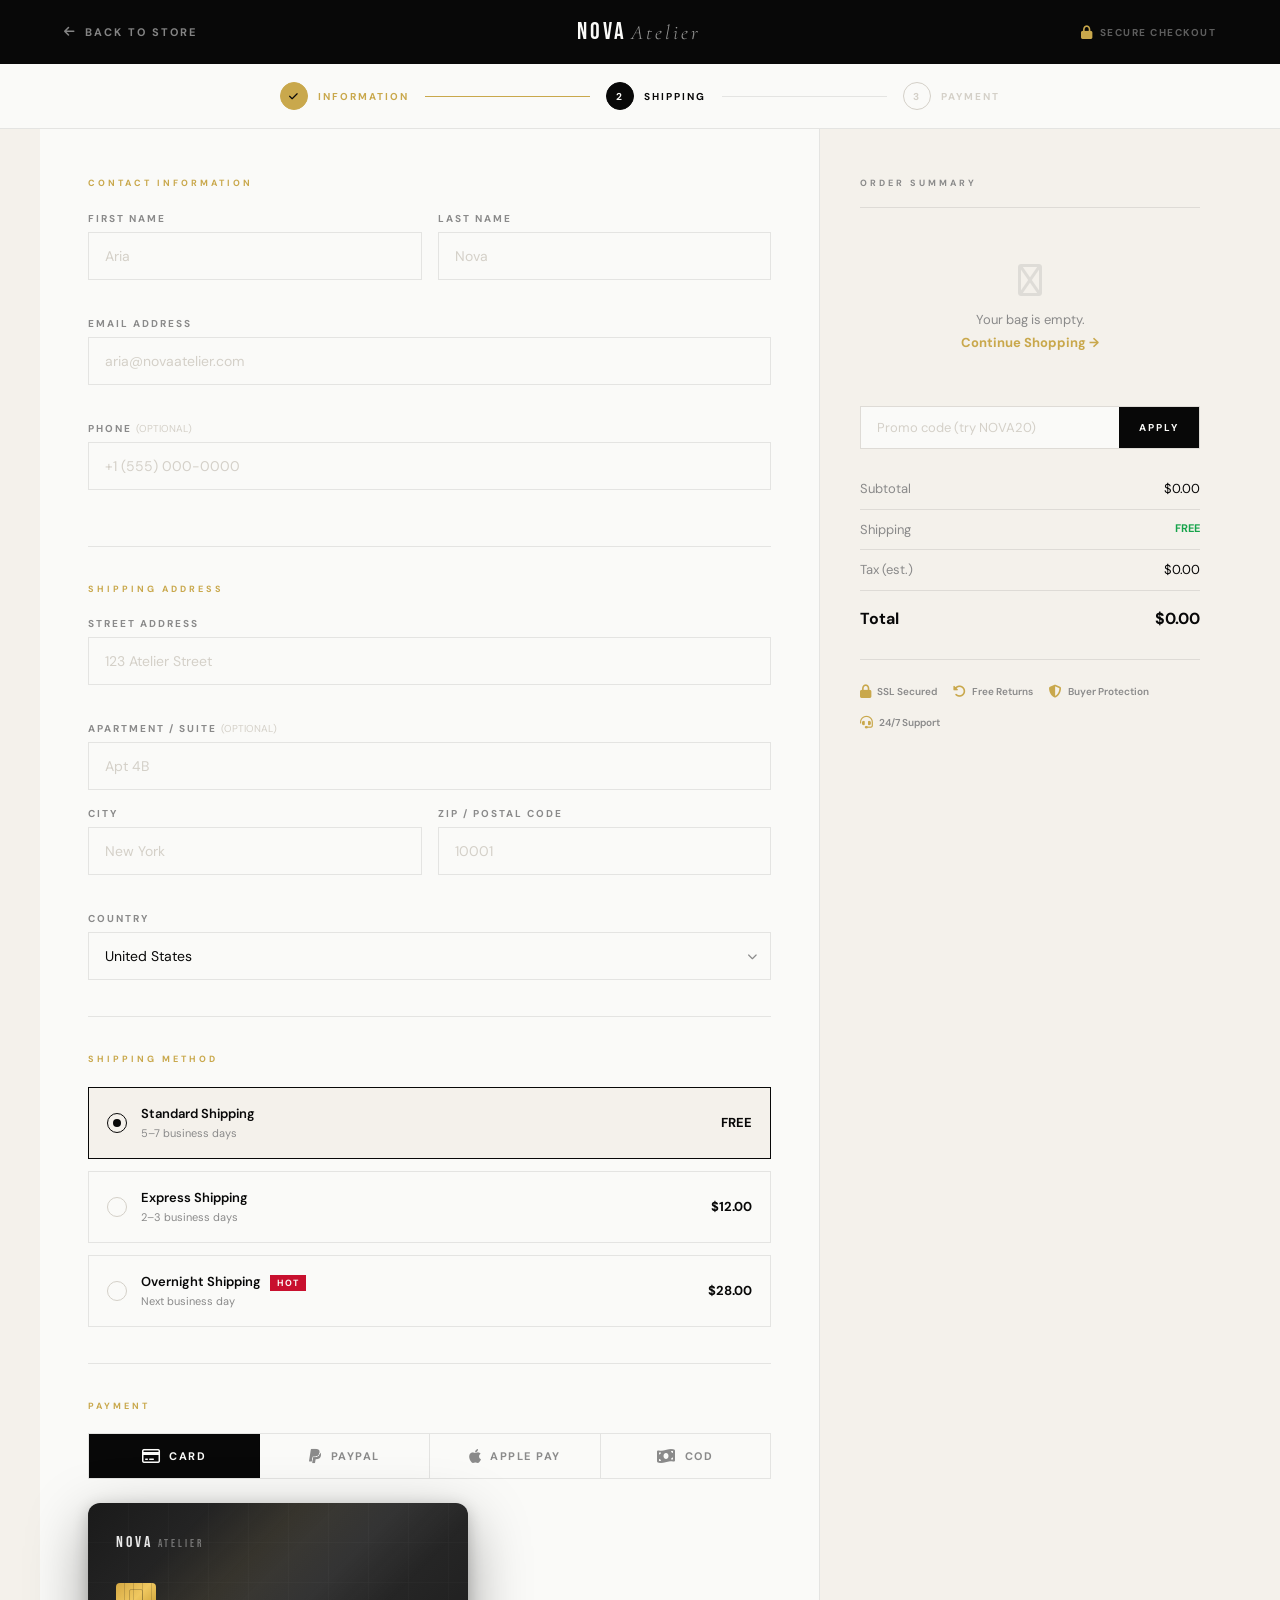
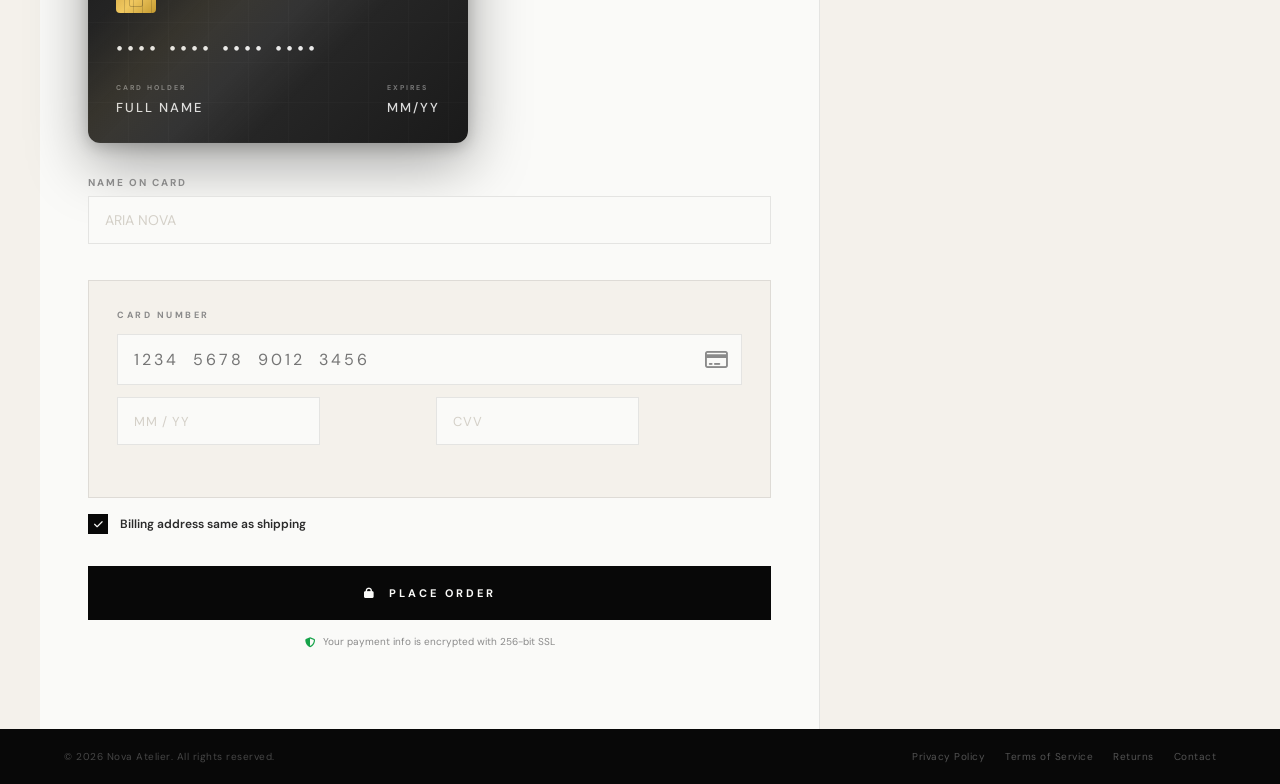
<file: checkout.html>
<!DOCTYPE html>
<html lang="en">
<head>
    <meta charset="UTF-8">
    <meta name="viewport" content="width=device-width, initial-scale=1.0, viewport-fit=cover">
    <title>Checkout — NOVA ATELIER</title>
    <meta name="theme-color" content="#080808">
    <link rel="preconnect" href="https://fonts.googleapis.com">
    <link rel="preconnect" href="https://fonts.gstatic.com" crossorigin>
    <link href="https://fonts.googleapis.com/css2?family=Cormorant+Garamond:ital,wght@0,300;0,400;1,300&family=DM+Sans:wght@300;400;500;600;700&family=Bebas+Neue&display=swap" rel="stylesheet">
    <link rel="stylesheet" href="https://cdnjs.cloudflare.com/ajax/libs/font-awesome/6.5.1/css/all.min.css">
    <style>
/* ════════════════════════════════════════
   TOKENS
════════════════════════════════════════ */
:root {
    --black:#080808; --white:#fafaf8; --cream:#f4f1eb; --cream2:#ede9e0;
    --gray:#8a8a8a;  --mid:#2a2a2a;   --light:#d4d0c8;
    --red:#c8102e;   --gold:#c9a84c;  --gold-lt:#e8c56a;
    --green:#16a34a; --border:rgba(0,0,0,.09);
    --expo:cubic-bezier(.16,1,.3,1);
    --t:all .5s var(--expo);
    --safe-b:env(safe-area-inset-bottom);
}
*,*::before,*::after{margin:0;padding:0;box-sizing:border-box;-webkit-tap-highlight-color:transparent}
html{scroll-behavior:smooth}
body{font-family:'DM Sans',sans-serif;background:var(--cream);color:var(--black);
    -webkit-font-smoothing:antialiased;min-height:100vh;line-height:1.5}
a{text-decoration:none;color:inherit}

/* ════════════════════════════════════════
   HEADER
════════════════════════════════════════ */
.co-header {
    background:var(--black);
    padding:0 5%;
    display:flex; align-items:center; justify-content:space-between;
    height:64px; position:sticky; top:0; z-index:100;
}
.co-logo {
    font-family:'Bebas Neue',sans-serif;
    font-size:24px; letter-spacing:3px; color:var(--white);
}
.co-logo span {
    font-family:'Cormorant Garamond',serif;
    font-weight:300; font-style:italic; font-size:.85em;
    margin-left:4px; opacity:.6;
}
.co-back {
    display:flex; align-items:center; gap:8px;
    font-size:11px; font-weight:700; letter-spacing:2px;
    text-transform:uppercase; color:rgba(255,255,255,.5);
    cursor:pointer; transition:color .3s;
}
.co-back:hover { color:var(--white); }
.co-back i { font-size:12px; }
.co-secure {
    display:flex; align-items:center; gap:6px;
    font-size:10px; font-weight:700; letter-spacing:1.5px;
    text-transform:uppercase; color:rgba(255,255,255,.35);
}
.co-secure i { color:var(--gold); font-size:13px; }

/* ════════════════════════════════════════
   PROGRESS BAR
════════════════════════════════════════ */
.co-progress {
    background:var(--white);
    border-bottom:1px solid var(--border);
    padding:0 5%;
}
.co-steps {
    display:flex; align-items:center;
    max-width:720px; margin:0 auto;
    padding:18px 0;
}
.co-step {
    display:flex; align-items:center; gap:10px;
    font-size:10px; font-weight:700; letter-spacing:2px;
    text-transform:uppercase; color:var(--light);
    transition:color .4s;
}
.co-step.active { color:var(--black); }
.co-step.done   { color:var(--gold); }
.co-step-num {
    width:28px; height:28px; border-radius:50%;
    border:1.5px solid currentColor;
    display:flex; align-items:center; justify-content:center;
    font-size:10px; font-weight:700; flex-shrink:0;
    transition:background .4s, border-color .4s;
}
.co-step.active .co-step-num { background:var(--black); color:var(--white); border-color:var(--black); }
.co-step.done   .co-step-num { background:var(--gold);  color:var(--black); border-color:var(--gold); }
.co-step-line {
    flex:1; height:1px;
    background:var(--border); margin:0 16px;
}
.co-step-line.done { background:var(--gold); }

/* ════════════════════════════════════════
   LAYOUT
════════════════════════════════════════ */
.co-layout {
    display:grid;
    grid-template-columns:1fr 420px;
    gap:0; min-height:calc(100vh - 120px);
    max-width:1200px; margin:0 auto;
}
.co-left  { padding:48px 48px 80px; border-right:1px solid var(--border); background:var(--white); }
.co-right { padding:48px 40px 80px; background:var(--cream); position:sticky; top:64px; align-self:start; }

@media(max-width:900px) {
    .co-layout { grid-template-columns:1fr; }
    .co-right { order:-1; position:static; border-bottom:1px solid var(--border); padding:32px 5%; }
    .co-left  { padding:32px 5% 80px; border-right:none; }
}

/* ════════════════════════════════════════
   SECTION LABELS
════════════════════════════════════════ */
.co-section-label {
    font-size:9px; font-weight:700; letter-spacing:3px;
    text-transform:uppercase; color:var(--gold);
    margin-bottom:20px; display:block;
}
.co-section-title {
    font-family:'Cormorant Garamond',serif;
    font-size:26px; font-weight:300;
    margin-bottom:28px;
}

/* ════════════════════════════════════════
   FORM FIELDS
════════════════════════════════════════ */
.field-group {
    display:grid;
    grid-template-columns:1fr 1fr;
    gap:16px; margin-bottom:16px;
}
.field-group.full { grid-template-columns:1fr; }
.field-group.three { grid-template-columns:1fr 1fr 1fr; }

.field {
    display:flex; flex-direction:column; gap:6px;
    position:relative;
}
.field label {
    font-size:10px; font-weight:700; letter-spacing:2px;
    text-transform:uppercase; color:var(--gray);
    transition:color .3s;
}
.field input, .field select {
    padding:14px 16px;
    border:1.5px solid var(--border);
    background:var(--white);
    font-family:'DM Sans',sans-serif;
    font-size:14px; color:var(--black);
    outline:none;
    transition:border-color .3s, box-shadow .3s;
    appearance:none; -webkit-appearance:none;
    border-radius:0;
}
.field input::placeholder { color:var(--light); }
.field input:focus, .field select:focus {
    border-color:var(--black);
    box-shadow:0 0 0 3px rgba(8,8,8,.06);
}
.field input:focus + .field-bar,
.field select:focus + .field-bar { width:100%; }
.field.error input, .field.error select { border-color:var(--red); }
.field.valid input, .field.valid select { border-color:var(--green); }
.field-icon {
    position:absolute; right:14px; bottom:14px;
    font-size:14px; color:var(--gray); pointer-events:none;
    transition:color .3s, opacity .3s; opacity:0;
}
.field.valid  .field-icon { color:var(--green); opacity:1; }
.field.error  .field-icon { color:var(--red);   opacity:1; }
.field-msg {
    font-size:10px; font-weight:600; color:var(--red);
    min-height:14px; letter-spacing:.3px;
}
.select-wrap { position:relative; }
.select-wrap::after {
    content:'\f078'; font-family:'Font Awesome 6 Free'; font-weight:900;
    font-size:10px; position:absolute; right:14px; top:50%;
    transform:translateY(-50%); pointer-events:none; color:var(--gray);
}
.select-wrap select { width:100%; padding-right:36px; cursor:pointer; }

/* ════════════════════════════════════════
   DIVIDER
════════════════════════════════════════ */
.co-divider {
    height:1px; background:var(--border);
    margin:36px 0;
}

/* ════════════════════════════════════════
   CARD PREVIEW (live updating)
════════════════════════════════════════ */
.card-preview-wrap {
    margin-bottom:32px;
    perspective:1000px;
}
.card-preview {
    width:100%; max-width:380px;
    aspect-ratio:1.586/1;
    border-radius:12px;
    background:linear-gradient(135deg, #1a1a1a 0%, #2d2d2d 40%, #1a1a1a 100%);
    padding:28px 28px 24px;
    position:relative; overflow:hidden;
    box-shadow:0 20px 60px rgba(0,0,0,.35), 0 4px 16px rgba(0,0,0,.2);
    transition:transform .6s var(--expo);
    transform-style:preserve-3d;
}
.card-preview.flipped { transform:rotateY(180deg); }
/* Holographic shimmer */
.card-shine {
    position:absolute; inset:0; border-radius:12px;
    background:linear-gradient(135deg,
        transparent 20%,
        rgba(201,168,76,.08) 35%,
        rgba(255,255,255,.05) 50%,
        transparent 65%);
    pointer-events:none;
}
/* Circuit pattern */
.card-pattern {
    position:absolute; inset:0; opacity:.04;
    background-image:
        repeating-linear-gradient(0deg, rgba(255,255,255,.5) 0, rgba(255,255,255,.5) 1px, transparent 1px, transparent 40px),
        repeating-linear-gradient(90deg, rgba(255,255,255,.5) 0, rgba(255,255,255,.5) 1px, transparent 1px, transparent 40px);
    border-radius:12px;
}
.card-logo {
    display:flex; justify-content:space-between; align-items:flex-start;
    margin-bottom:28px;
}
.card-brand-logo {
    font-family:'Bebas Neue',sans-serif;
    font-size:16px; letter-spacing:3px; color:rgba(255,255,255,.9);
}
.card-network {
    display:flex; gap:-6px; align-items:center;
    font-size:11px; font-weight:700; letter-spacing:1px;
    color:rgba(255,255,255,.5); opacity:0;
    transition:opacity .4s;
}
.card-network.visible { opacity:1; }
.card-chip {
    width:40px; height:30px;
    background:linear-gradient(135deg, #d4a843 0%, #f0c860 50%, #c49a30 100%);
    border-radius:4px; margin-bottom:20px;
    position:relative; overflow:hidden;
}
.card-chip::before {
    content:''; position:absolute; inset:0;
    background:repeating-linear-gradient(90deg, transparent, transparent 8px, rgba(0,0,0,.15) 8px, rgba(0,0,0,.15) 9px);
}
.card-chip::after {
    content:''; position:absolute;
    top:50%; left:50%; transform:translate(-50%,-50%);
    width:14px; height:18px;
    border:1px solid rgba(0,0,0,.2); border-radius:2px;
}
.card-number-display {
    font-family:'DM Sans',sans-serif;
    font-size:clamp(16px,3.5vw,20px); font-weight:300;
    letter-spacing:4px; color:rgba(255,255,255,.9);
    margin-bottom:20px; min-height:28px;
    font-variant-numeric:tabular-nums;
}
.card-bottom {
    display:flex; justify-content:space-between; align-items:flex-end;
}
.card-field-label {
    font-size:7px; font-weight:700; letter-spacing:2px;
    text-transform:uppercase; color:rgba(255,255,255,.4);
    margin-bottom:4px;
}
.card-field-value {
    font-size:13px; font-weight:500; letter-spacing:2px;
    color:rgba(255,255,255,.85); min-height:18px;
    font-variant-numeric:tabular-nums;
}
/* Back of card */
.card-back {
    position:absolute; inset:0; border-radius:12px;
    background:linear-gradient(135deg, #1a1a1a 0%, #2d2d2d 100%);
    transform:rotateY(180deg); backface-visibility:hidden;
    padding:28px 0 24px;
}
.card-stripe {
    height:44px; background:rgba(0,0,0,.6); margin-bottom:20px;
}
.card-cvv-area {
    padding:0 28px; display:flex; flex-direction:column; gap:8px;
}
.card-cvv-label {
    font-size:8px; font-weight:700; letter-spacing:2px;
    text-transform:uppercase; color:rgba(255,255,255,.35);
}
.card-cvv-box {
    background:rgba(255,255,255,.9); height:40px;
    display:flex; align-items:center; justify-content:flex-end;
    padding:0 14px; border-radius:3px;
    font-size:16px; font-weight:700; letter-spacing:4px;
    color:var(--black); font-variant-numeric:tabular-nums;
}

/* ════════════════════════════════════════
   CARD INPUT FIELDS
════════════════════════════════════════ */
.card-input-wrap {
    background:var(--cream); padding:28px;
    border:1px solid var(--border); margin-bottom:16px;
}
.card-input-label {
    font-size:9px; font-weight:700; letter-spacing:2.5px;
    text-transform:uppercase; color:var(--gray); margin-bottom:12px; display:block;
}
.card-number-input-wrap {
    position:relative;
}
.card-number-input-wrap input {
    width:100%; padding:14px 50px 14px 16px;
    border:1.5px solid var(--border); background:var(--white);
    font-family:'DM Sans',sans-serif; font-size:16px;
    letter-spacing:3px; color:var(--black); outline:none;
    font-variant-numeric:tabular-nums;
    transition:border-color .3s, box-shadow .3s;
}
.card-number-input-wrap input:focus {
    border-color:var(--black);
    box-shadow:0 0 0 3px rgba(8,8,8,.06);
}
.card-type-icon {
    position:absolute; right:14px; top:50%;
    transform:translateY(-50%); font-size:20px;
    color:var(--gray); transition:color .3s;
}
.card-exp-cvv {
    display:grid; grid-template-columns:1fr 1fr; gap:12px; margin-top:12px;
}
.card-exp-cvv input {
    padding:14px 16px; border:1.5px solid var(--border);
    background:var(--white); font-family:'DM Sans',sans-serif;
    font-size:14px; letter-spacing:2px; color:var(--black); outline:none;
    transition:border-color .3s, box-shadow .3s;
    font-variant-numeric:tabular-nums;
}
.card-exp-cvv input:focus {
    border-color:var(--black);
    box-shadow:0 0 0 3px rgba(8,8,8,.06);
}
.card-exp-cvv input::placeholder { color:var(--light); letter-spacing:1px; font-size:13px; }

/* ════════════════════════════════════════
   PAYMENT METHOD TABS
════════════════════════════════════════ */
.pay-methods {
    display:flex; gap:0; margin-bottom:24px;
    border:1.5px solid var(--border);
}
.pay-method-btn {
    flex:1; padding:14px 12px;
    background:none; border:none; cursor:pointer;
    display:flex; align-items:center; justify-content:center; gap:8px;
    font-family:'DM Sans',sans-serif; font-size:11px; font-weight:700;
    letter-spacing:1.5px; text-transform:uppercase; color:var(--gray);
    border-right:1.5px solid var(--border);
    transition:background .3s, color .3s;
}
.pay-method-btn:last-child { border-right:none; }
.pay-method-btn.active { background:var(--black); color:var(--white); }
.pay-method-btn i { font-size:16px; }

/* ════════════════════════════════════════
   ORDER SUMMARY (right panel)
════════════════════════════════════════ */
.order-summary-title {
    font-size:9px; font-weight:700; letter-spacing:3px;
    text-transform:uppercase; color:var(--gray);
    margin-bottom:24px; display:block;
    padding-bottom:16px; border-bottom:1px solid var(--border);
}
.order-item {
    display:flex; gap:14px; align-items:flex-start;
    padding:14px 0; border-bottom:1px solid var(--border);
}
.order-item-img-wrap {
    position:relative; flex-shrink:0;
}
.order-item-img {
    width:72px; height:92px; object-fit:cover;
    background:var(--cream2);
}
.order-item-qty {
    position:absolute; top:-8px; right:-8px;
    width:20px; height:20px; border-radius:50%;
    background:var(--black); color:var(--white);
    font-size:9px; font-weight:700;
    display:flex; align-items:center; justify-content:center;
}
.order-item-info { flex:1; min-width:0; }
.order-item-brand {
    font-size:8.5px; font-weight:700; letter-spacing:2px;
    text-transform:uppercase; color:var(--gray); margin-bottom:4px;
}
.order-item-name {
    font-family:'Cormorant Garamond',serif;
    font-size:15px; font-weight:400; line-height:1.3; margin-bottom:4px;
}
.order-item-size {
    font-size:10px; color:var(--gray); letter-spacing:1px;
    text-transform:uppercase;
}
.order-item-price {
    font-size:14px; font-weight:700; flex-shrink:0;
}
.order-empty {
    text-align:center; padding:32px 0;
    font-size:13px; color:var(--gray); line-height:1.8;
}
/* Promo code */
.promo-wrap {
    display:flex; gap:0; margin:20px 0;
    border:1.5px solid var(--border);
}
.promo-input {
    flex:1; padding:12px 16px;
    background:var(--white); border:none;
    font-family:'DM Sans',sans-serif; font-size:13px;
    color:var(--black); outline:none;
    letter-spacing:1px; text-transform:uppercase;
}
.promo-input::placeholder { text-transform:none; letter-spacing:0; color:var(--light); }
.promo-btn {
    padding:12px 20px; background:var(--black); color:var(--white);
    border:none; font-family:'DM Sans',sans-serif;
    font-size:10px; font-weight:700; letter-spacing:2px;
    text-transform:uppercase; cursor:pointer; transition:background .3s;
    white-space:nowrap;
}
.promo-btn:hover { background:var(--gold); color:var(--black); }
.promo-success {
    font-size:11px; font-weight:700; color:var(--green);
    display:none; align-items:center; gap:6px; margin-top:8px;
}
/* Totals */
.order-totals { margin-top:8px; }
.total-line {
    display:flex; justify-content:space-between;
    padding:10px 0; font-size:13px;
    border-bottom:1px solid var(--border);
}
.total-line:last-child { border-bottom:none; }
.total-line.grand {
    font-weight:700; font-size:16px; padding:16px 0 0;
    border-bottom:none;
}
.total-line .label { color:var(--gray); }
.total-line.grand .label { color:var(--black); }
.discount-val { color:var(--green); font-weight:700; }
.free-ship { color:var(--green); font-weight:700; font-size:11px; }
/* Trust badges */
.trust-badges {
    display:flex; gap:16px; margin-top:28px;
    padding-top:24px; border-top:1px solid var(--border);
    flex-wrap:wrap;
}
.trust-badge {
    display:flex; align-items:center; gap:6px;
    font-size:10px; font-weight:600; color:var(--gray);
}
.trust-badge i { color:var(--gold); font-size:13px; }

/* ════════════════════════════════════════
   SUBMIT BUTTON
════════════════════════════════════════ */
.co-submit-wrap { margin-top:32px; }
.co-submit {
    width:100%; padding:20px 32px;
    background:var(--black); color:var(--white);
    border:none; font-family:'DM Sans',sans-serif;
    font-size:11px; font-weight:700; letter-spacing:3px;
    text-transform:uppercase; cursor:pointer;
    display:flex; align-items:center; justify-content:center; gap:12px;
    position:relative; overflow:hidden; transition:var(--t);
}
.co-submit::before {
    content:''; position:absolute; inset:0;
    background:linear-gradient(135deg, var(--gold-lt), var(--gold));
    transform:translateX(-101%);
    transition:transform .5s var(--expo);
}
.co-submit:hover::before { transform:translateX(0); }
.co-submit:hover { color:var(--black); }
.co-submit > * { position:relative; z-index:1; }
.co-submit:disabled {
    opacity:.5; cursor:not-allowed;
    pointer-events:none;
}
.co-submit-note {
    display:flex; align-items:center; justify-content:center; gap:8px;
    font-size:10px; color:var(--gray); margin-top:14px;
}
.co-submit-note i { color:var(--green); }

/* ════════════════════════════════════════
   CONFIRMATION SCREEN
════════════════════════════════════════ */
#confirm-screen {
    display:none; position:fixed; inset:0;
    background:var(--white); z-index:999;
    overflow-y:auto;
}
.confirm-inner {
    max-width:600px; margin:0 auto;
    padding:80px 5%;
    display:flex; flex-direction:column; align-items:center;
    text-align:center; gap:24px;
    animation:fadeUp .8s var(--expo) both;
}
@keyframes fadeUp{from{opacity:0;transform:translateY(30px)}to{opacity:1;transform:translateY(0)}}
.confirm-check {
    width:80px; height:80px; border-radius:50%;
    background:linear-gradient(135deg, var(--gold), var(--gold-lt));
    display:flex; align-items:center; justify-content:center;
    font-size:32px; color:var(--black);
    animation:checkPop .6s .3s var(--expo) both;
    box-shadow:0 8px 32px rgba(201,168,76,.4);
}
@keyframes checkPop{from{transform:scale(0);opacity:0}to{transform:scale(1);opacity:1}}
.confirm-eyebrow {
    font-size:9px; font-weight:700; letter-spacing:4px;
    text-transform:uppercase; color:var(--gold);
}
.confirm-title {
    font-family:'Cormorant Garamond',serif;
    font-size:clamp(36px,5vw,52px); font-weight:300; line-height:1.1;
}
.confirm-title em { font-style:italic; }
.confirm-order-num {
    font-size:11px; font-weight:700; letter-spacing:3px;
    text-transform:uppercase; color:var(--gray);
    padding:14px 28px; border:1px solid var(--border);
    background:var(--cream);
}
.confirm-order-num span { color:var(--black); }
.confirm-msg {
    font-size:14px; color:var(--gray); line-height:1.9; max-width:400px;
}
.confirm-details {
    width:100%; background:var(--cream); padding:28px;
    border:1px solid var(--border); text-align:left;
}
.confirm-row {
    display:flex; justify-content:space-between;
    padding:10px 0; font-size:13px;
    border-bottom:1px solid var(--border);
}
.confirm-row:last-child { border-bottom:none; }
.confirm-row .lbl { color:var(--gray); }
.confirm-row .val { font-weight:600; }
.confirm-btn {
    display:inline-flex; align-items:center; gap:10px;
    padding:16px 40px; background:var(--black); color:var(--white);
    font-family:'DM Sans',sans-serif; font-size:10px;
    font-weight:700; letter-spacing:2.5px; text-transform:uppercase;
    cursor:pointer; border:none; transition:var(--t);
    position:relative; overflow:hidden;
}
.confirm-btn::before {
    content:''; position:absolute; inset:0;
    background:var(--gold); transform:translateX(-101%);
    transition:transform .5s var(--expo);
}
.confirm-btn:hover::before { transform:translateX(0); }
.confirm-btn:hover { color:var(--black); }
.confirm-btn > * { position:relative; z-index:1; }
.confirm-timeline {
    width:100%; display:flex; justify-content:space-between;
    align-items:flex-start; gap:12px;
}
.tl-step {
    flex:1; display:flex; flex-direction:column; align-items:center;
    gap:10px; text-align:center;
}
.tl-dot {
    width:36px; height:36px; border-radius:50%;
    background:var(--cream); border:2px solid var(--border);
    display:flex; align-items:center; justify-content:center;
    font-size:13px; color:var(--gray); position:relative;
    transition:background .5s, border-color .5s, color .5s;
}
.tl-dot.done { background:var(--gold); border-color:var(--gold); color:var(--black); }
.tl-label { font-size:9px; font-weight:700; letter-spacing:1.5px; text-transform:uppercase; color:var(--gray); }
.tl-line { flex:1; height:1px; background:var(--border); margin-top:18px; align-self:flex-start; }
.tl-line.done { background:var(--gold); }

/* ════════════════════════════════════════
   LOADING OVERLAY
════════════════════════════════════════ */
#processing-overlay {
    display:none; position:fixed; inset:0;
    background:rgba(8,8,8,.85);
    backdrop-filter:blur(12px); -webkit-backdrop-filter:blur(12px);
    z-index:998;
    flex-direction:column; align-items:center; justify-content:center;
    gap:24px;
}
#processing-overlay.show { display:flex; }
.processing-logo {
    font-family:'Bebas Neue',sans-serif;
    font-size:28px; letter-spacing:4px; color:var(--white);
    animation:processPulse 1.5s ease-in-out infinite;
}
@keyframes processPulse{0%,100%{opacity:1}50%{opacity:.3}}
.processing-bar {
    width:200px; height:1px; background:rgba(255,255,255,.15); overflow:hidden;
}
.processing-fill {
    height:100%; background:linear-gradient(to right, var(--gold), var(--gold-lt));
    width:0%; animation:processBar 2s var(--expo) forwards;
    box-shadow:0 0 8px var(--gold);
}
@keyframes processBar{0%{width:0}70%{width:85%}100%{width:100%}}
.processing-text {
    font-size:10px; font-weight:700; letter-spacing:3px;
    text-transform:uppercase; color:rgba(255,255,255,.4);
}

/* ════════════════════════════════════════
   MISC
════════════════════════════════════════ */
.co-footer {
    background:var(--black); padding:20px 5%;
    display:flex; align-items:center; justify-content:space-between;
    flex-wrap:wrap; gap:12px;
}
.co-footer p {
    font-size:10px; color:rgba(255,255,255,.25); letter-spacing:.5px;
}
.co-footer-links { display:flex; gap:20px; }
.co-footer-links a {
    font-size:10px; color:rgba(255,255,255,.3);
    transition:color .3s; letter-spacing:.5px;
}
.co-footer-links a:hover { color:var(--white); }

.tooltip {
    position:absolute; right:0; top:calc(100% + 6px);
    background:var(--black); color:var(--white);
    font-size:10px; padding:6px 12px; white-space:nowrap;
    z-index:10; pointer-events:none;
    opacity:0; transform:translateY(-4px);
    transition:opacity .3s, transform .3s;
}
.field:hover .tooltip, .field:focus-within .tooltip { opacity:1; transform:translateY(0); }

@media(max-width:480px) {
    .field-group { grid-template-columns:1fr; }
    .field-group.three { grid-template-columns:1fr 1fr; }
    .co-steps .co-step-label { display:none; }
    .card-preview { max-width:100%; }
}
    </style>
</head>
<body>

<!-- PROCESSING OVERLAY -->
<div id="processing-overlay">
    <div class="processing-logo">NOVA ATELIER</div>
    <div class="processing-bar"><div class="processing-fill"></div></div>
    <p class="processing-text">Securing your order…</p>
</div>

<!-- CONFIRMATION SCREEN -->
<div id="confirm-screen">
    <div class="confirm-inner">
        <div class="confirm-check"><i class="fa-solid fa-check"></i></div>
        <p class="confirm-eyebrow">Order Confirmed</p>
        <h2 class="confirm-title">Thank you for<br>shopping <em>Nova</em></h2>
        <div class="confirm-order-num">Order #<span id="confirm-order-num">NA-000000</span></div>
        <p class="confirm-msg" id="confirm-msg">A confirmation has been sent to your email. Your order is being prepared with care.</p>

        <!-- Order timeline -->
        <div class="confirm-timeline">
            <div class="tl-step">
                <div class="tl-dot done"><i class="fa-solid fa-check"></i></div>
                <p class="tl-label">Confirmed</p>
            </div>
            <div class="tl-line done"></div>
            <div class="tl-step">
                <div class="tl-dot" id="tl-processing"><i class="fa-solid fa-box"></i></div>
                <p class="tl-label">Processing</p>
            </div>
            <div class="tl-line" id="tl-line-2"></div>
            <div class="tl-step">
                <div class="tl-dot" id="tl-shipped"><i class="fa-solid fa-truck"></i></div>
                <p class="tl-label">Shipped</p>
            </div>
            <div class="tl-line" id="tl-line-3"></div>
            <div class="tl-step">
                <div class="tl-dot" id="tl-delivered"><i class="fa-solid fa-house"></i></div>
                <p class="tl-label">Delivered</p>
            </div>
        </div>

        <!-- Confirm details -->
        <div class="confirm-details">
            <div class="confirm-row"><span class="lbl">Items</span><span class="val" id="cd-items">—</span></div>
            <div class="confirm-row"><span class="lbl">Delivery address</span><span class="val" id="cd-addr">—</span></div>
            <div class="confirm-row"><span class="lbl">Estimated delivery</span><span class="val" id="cd-eta">—</span></div>
            <div class="confirm-row"><span class="lbl">Total charged</span><span class="val" id="cd-total">—</span></div>
        </div>

        <button class="confirm-btn" onclick="location.href='index.html'">
            <span>Continue Shopping</span><i class="fa-solid fa-arrow-right"></i>
        </button>
    </div>
</div>

<!-- HEADER -->
<header class="co-header">
    <a href="index.html" class="co-back"><i class="fa-solid fa-arrow-left"></i> <span>Back to Store</span></a>
    <div class="co-logo">NOVA<span>Atelier</span></div>
    <div class="co-secure"><i class="fa-solid fa-lock"></i> Secure Checkout</div>
</header>

<!-- PROGRESS -->
<div class="co-progress">
    <div class="co-steps">
        <div class="co-step done" id="step-info">
            <div class="co-step-num"><i class="fa-solid fa-check" style="font-size:10px"></i></div>
            <span class="co-step-label">Information</span>
        </div>
        <div class="co-step-line done"></div>
        <div class="co-step active" id="step-shipping">
            <div class="co-step-num">2</div>
            <span class="co-step-label">Shipping</span>
        </div>
        <div class="co-step-line" id="line-2"></div>
        <div class="co-step" id="step-payment">
            <div class="co-step-num">3</div>
            <span class="co-step-label">Payment</span>
        </div>
    </div>
</div>

<!-- MAIN LAYOUT -->
<div class="co-layout">

    <!-- LEFT: FORM -->
    <div class="co-left">

        <!-- CONTACT INFO -->
        <span class="co-section-label">Contact Information</span>
        <div class="field-group">
            <div class="field" id="field-fname">
                <label>First Name</label>
                <input type="text" id="fname" placeholder="Aria" autocomplete="given-name">
                <i class="fa-solid fa-check field-icon"></i>
                <p class="field-msg"></p>
            </div>
            <div class="field" id="field-lname">
                <label>Last Name</label>
                <input type="text" id="lname" placeholder="Nova" autocomplete="family-name">
                <i class="fa-solid fa-check field-icon"></i>
                <p class="field-msg"></p>
            </div>
        </div>
        <div class="field-group full">
            <div class="field" id="field-email">
                <label>Email Address</label>
                <input type="email" id="email" placeholder="aria@novaatelier.com" autocomplete="email">
                <i class="fa-solid fa-check field-icon"></i>
                <p class="field-msg"></p>
            </div>
        </div>
        <div class="field-group full">
            <div class="field" id="field-phone">
                <label>Phone <span style="color:var(--light);font-weight:400;letter-spacing:0">(optional)</span></label>
                <input type="tel" id="phone" placeholder="+1 (555) 000-0000" autocomplete="tel">
                <i class="fa-solid fa-check field-icon"></i>
                <p class="field-msg"></p>
            </div>
        </div>

        <div class="co-divider"></div>

        <!-- SHIPPING ADDRESS -->
        <span class="co-section-label">Shipping Address</span>
        <div class="field-group full">
            <div class="field" id="field-addr">
                <label>Street Address</label>
                <input type="text" id="addr" placeholder="123 Atelier Street" autocomplete="street-address">
                <i class="fa-solid fa-check field-icon"></i>
                <p class="field-msg"></p>
            </div>
        </div>
        <div class="field-group full">
            <div class="field">
                <label>Apartment / Suite <span style="color:var(--light);font-weight:400;letter-spacing:0">(optional)</span></label>
                <input type="text" id="apt" placeholder="Apt 4B" autocomplete="address-line2">
            </div>
        </div>
        <div class="field-group">
            <div class="field" id="field-city">
                <label>City</label>
                <input type="text" id="city" placeholder="New York" autocomplete="address-level2">
                <i class="fa-solid fa-check field-icon"></i>
                <p class="field-msg"></p>
            </div>
            <div class="field" id="field-zip">
                <label>ZIP / Postal Code</label>
                <input type="text" id="zip" placeholder="10001" autocomplete="postal-code" maxlength="10">
                <i class="fa-solid fa-check field-icon"></i>
                <p class="field-msg"></p>
            </div>
        </div>
        <div class="field-group full">
            <div class="field">
                <label>Country</label>
                <div class="select-wrap">
                    <select id="country" autocomplete="country">
                        <option value="">Select country…</option>
                        <option value="US" selected>United States</option>
                        <option value="GB">United Kingdom</option>
                        <option value="CA">Canada</option>
                        <option value="AU">Australia</option>
                        <option value="DE">Germany</option>
                        <option value="FR">France</option>
                        <option value="IT">Italy</option>
                        <option value="JP">Japan</option>
                        <option value="AE">UAE</option>
                        <option value="BD">Bangladesh</option>
                        <option value="PK">Pakistan</option>
                        <option value="IN">India</option>
                        <option value="SG">Singapore</option>
                        <option value="NG">Nigeria</option>
                        <option value="ZA">South Africa</option>
                        <option value="BR">Brazil</option>
                        <option value="MX">Mexico</option>
                        <option value="other">Other</option>
                    </select>
                </div>
            </div>
        </div>

        <!-- SHIPPING METHOD -->
        <div class="co-divider"></div>
        <span class="co-section-label">Shipping Method</span>
        <div style="display:flex;flex-direction:column;gap:12px;margin-bottom:8px">
            <label class="ship-option" id="ship-standard" onclick="selectShipping('standard',0,'5–7 business days')">
                <div style="display:flex;align-items:center;gap:14px">
                    <div class="ship-radio active" id="radio-standard">
                        <div class="ship-radio-dot"></div>
                    </div>
                    <div>
                        <p style="font-size:13px;font-weight:600;margin-bottom:2px">Standard Shipping</p>
                        <p style="font-size:11px;color:var(--gray)">5–7 business days</p>
                    </div>
                </div>
                <span class="ship-price" id="ship-price-standard">FREE</span>
            </label>
            <label class="ship-option" id="ship-express" onclick="selectShipping('express',12,'2–3 business days')">
                <div style="display:flex;align-items:center;gap:14px">
                    <div class="ship-radio" id="radio-express">
                        <div class="ship-radio-dot"></div>
                    </div>
                    <div>
                        <p style="font-size:13px;font-weight:600;margin-bottom:2px">Express Shipping</p>
                        <p style="font-size:11px;color:var(--gray)">2–3 business days</p>
                    </div>
                </div>
                <span class="ship-price">$12.00</span>
            </label>
            <label class="ship-option" id="ship-overnight" onclick="selectShipping('overnight',28,'Next business day')">
                <div style="display:flex;align-items:center;gap:14px">
                    <div class="ship-radio" id="radio-overnight">
                        <div class="ship-radio-dot"></div>
                    </div>
                    <div>
                        <p style="font-size:13px;font-weight:600;margin-bottom:2px">Overnight Shipping
                            <span style="font-size:9px;background:var(--red);color:var(--white);padding:2px 7px;font-weight:700;letter-spacing:1px;margin-left:6px">HOT</span>
                        </p>
                        <p style="font-size:11px;color:var(--gray)">Next business day</p>
                    </div>
                </div>
                <span class="ship-price">$28.00</span>
            </label>
        </div>

        <div class="co-divider"></div>

        <!-- PAYMENT -->
        <span class="co-section-label">Payment</span>

        <!-- Payment method tabs -->
        <div class="pay-methods">
            <button class="pay-method-btn active" onclick="switchPay('card',this)">
                <i class="fa-regular fa-credit-card"></i> Card
            </button>
            <button class="pay-method-btn" onclick="switchPay('paypal',this)">
                <i class="fa-brands fa-paypal"></i> PayPal
            </button>
            <button class="pay-method-btn" onclick="switchPay('apple',this)">
                <i class="fa-brands fa-apple"></i> Apple Pay
            </button>
            <button class="pay-method-btn" onclick="switchPay('cod',this)">
                <i class="fa-solid fa-money-bill-wave"></i> COD
            </button>
        </div>

        <!-- CARD PANEL -->
        <div id="pay-card">
            <!-- Live card preview -->
            <div class="card-preview-wrap">
                <div class="card-preview" id="card-preview">
                    <div class="card-shine"></div>
                    <div class="card-pattern"></div>
                    <!-- Front -->
                    <div style="backface-visibility:hidden">
                        <div class="card-logo">
                            <span class="card-brand-logo">NOVA<span style="opacity:.4;font-size:.7em"> ATELIER</span></span>
                            <div class="card-network" id="card-network">VISA</div>
                        </div>
                        <div class="card-chip"></div>
                        <div class="card-number-display" id="card-num-display">•••• •••• •••• ••••</div>
                        <div class="card-bottom">
                            <div>
                                <p class="card-field-label">Card Holder</p>
                                <p class="card-field-value" id="card-holder-display">FULL NAME</p>
                            </div>
                            <div>
                                <p class="card-field-label">Expires</p>
                                <p class="card-field-value" id="card-exp-display">MM/YY</p>
                            </div>
                        </div>
                    </div>
                    <!-- Back of card -->
                    <div class="card-back">
                        <div class="card-stripe"></div>
                        <div class="card-cvv-area">
                            <p class="card-cvv-label">Security Code (CVV)</p>
                            <div class="card-cvv-box" id="card-cvv-display">•••</div>
                        </div>
                    </div>
                </div>
            </div>

            <!-- Card name -->
            <div class="field-group full" style="margin-bottom:0">
                <div class="field" id="field-cname">
                    <label>Name on Card</label>
                    <input type="text" id="cname" placeholder="ARIA NOVA" autocomplete="cc-name"
                        oninput="updateCardDisplay()">
                    <i class="fa-solid fa-check field-icon"></i>
                    <p class="field-msg"></p>
                </div>
            </div>

            <!-- Card number -->
            <div class="card-input-wrap" style="margin-top:16px">
                <label class="card-input-label">Card Number</label>
                <div class="card-number-input-wrap">
                    <input type="tel" id="card-num" placeholder="1234  5678  9012  3456"
                        maxlength="19" inputmode="numeric"
                        oninput="formatCardNumber(this)" onfocus="flipCard(false)">
                    <i class="fa-regular fa-credit-card card-type-icon" id="card-type-icon"></i>
                </div>
                <div class="card-exp-cvv">
                    <div>
                        <input type="tel" id="card-exp" placeholder="MM / YY"
                            maxlength="7" inputmode="numeric"
                            oninput="formatExpiry(this)" onfocus="flipCard(false)">
                    </div>
                    <div>
                        <input type="tel" id="card-cvv" placeholder="CVV"
                            maxlength="4" inputmode="numeric"
                            oninput="updateCardDisplay()" onfocus="flipCard(true)" onblur="flipCard(false)">
                    </div>
                </div>
                <p id="card-error" style="font-size:10px;color:var(--red);margin-top:10px;min-height:14px;font-weight:600"></p>
            </div>

            <!-- Billing same as shipping -->
            <label style="display:flex;align-items:center;gap:12px;cursor:pointer;margin-bottom:4px">
                <div class="checkbox-wrap">
                    <input type="checkbox" id="same-billing" checked style="display:none">
                    <div class="checkbox-vis" id="cb-billing" onclick="toggleBilling()"
                        style="width:20px;height:20px;border:1.5px solid var(--border);background:var(--black);display:flex;align-items:center;justify-content:center;cursor:pointer;transition:all .3s">
                        <i class="fa-solid fa-check" style="font-size:10px;color:var(--white)"></i>
                    </div>
                </div>
                <span style="font-size:12px;font-weight:600;color:var(--mid)">Billing address same as shipping</span>
            </label>
        </div>

        <!-- PAYPAL PANEL -->
        <div id="pay-paypal" style="display:none">
            <div style="background:var(--cream);border:1px solid var(--border);padding:40px;text-align:center">
                <i class="fa-brands fa-paypal" style="font-size:48px;color:#003087;margin-bottom:16px;display:block"></i>
                <p style="font-size:14px;color:var(--gray);line-height:1.8">You will be redirected to PayPal to complete your payment securely after clicking Place Order.</p>
            </div>
        </div>

        <!-- APPLE PAY PANEL -->
        <div id="pay-apple" style="display:none">
            <div style="background:var(--cream);border:1px solid var(--border);padding:40px;text-align:center">
                <i class="fa-brands fa-apple" style="font-size:48px;color:var(--black);margin-bottom:16px;display:block"></i>
                <p style="font-size:14px;color:var(--gray);line-height:1.8">Use Touch ID or Face ID to pay instantly with Apple Pay when you click Place Order.</p>
            </div>
        </div>

        <!-- COD PANEL -->
        <div id="pay-cod" style="display:none">
            <div style="background:var(--cream);border:1px solid var(--border);padding:32px">
                <div style="display:flex;align-items:flex-start;gap:16px">
                    <i class="fa-solid fa-money-bill-wave" style="font-size:24px;color:var(--green);flex-shrink:0;margin-top:2px"></i>
                    <div>
                        <p style="font-size:14px;font-weight:700;margin-bottom:8px">Cash on Delivery</p>
                        <p style="font-size:13px;color:var(--gray);line-height:1.8">Pay with cash when your order is delivered. Available in select regions. A $3.00 handling fee applies.</p>
                    </div>
                </div>
            </div>
        </div>

        <!-- SUBMIT -->
        <div class="co-submit-wrap">
            <button class="co-submit" id="submit-btn" onclick="placeOrder()">
                <i class="fa-solid fa-lock"></i>
                <span id="submit-text">Place Order</span>
            </button>
            <div class="co-submit-note">
                <i class="fa-solid fa-shield-halved"></i>
                Your payment info is encrypted with 256-bit SSL
            </div>
        </div>

    </div><!-- end co-left -->

    <!-- RIGHT: ORDER SUMMARY -->
    <div class="co-right">
        <span class="order-summary-title">Order Summary</span>

        <!-- Cart items -->
        <div id="order-items">
            <div class="order-empty">
                <i class="fa-regular fa-bag-shopping" style="font-size:32px;opacity:.2;display:block;margin-bottom:12px"></i>
                Your bag is empty.<br>
                <a href="index.html" style="color:var(--gold);font-weight:700;font-size:13px">Continue Shopping →</a>
            </div>
        </div>

        <!-- Promo code -->
        <div class="promo-wrap">
            <input type="text" class="promo-input" id="promo-input" placeholder="Promo code (try NOVA20)">
            <button class="promo-btn" onclick="applyPromo()">Apply</button>
        </div>
        <div class="promo-success" id="promo-success">
            <i class="fa-solid fa-circle-check"></i> <span id="promo-text">Code applied!</span>
        </div>

        <!-- Totals -->
        <div class="order-totals">
            <div class="total-line">
                <span class="label">Subtotal</span>
                <span id="summary-subtotal">$0.00</span>
            </div>
            <div class="total-line" id="discount-row" style="display:none">
                <span class="label">Discount (20%)</span>
                <span class="discount-val" id="summary-discount">−$0.00</span>
            </div>
            <div class="total-line">
                <span class="label">Shipping</span>
                <span id="summary-shipping" class="free-ship">FREE</span>
            </div>
            <div class="total-line">
                <span class="label">Tax (est.)</span>
                <span id="summary-tax">$0.00</span>
            </div>
            <div class="total-line grand">
                <span class="label">Total</span>
                <span id="summary-total">$0.00</span>
            </div>
        </div>

        <!-- Trust badges -->
        <div class="trust-badges">
            <div class="trust-badge"><i class="fa-solid fa-lock"></i> SSL Secured</div>
            <div class="trust-badge"><i class="fa-solid fa-rotate-left"></i> Free Returns</div>
            <div class="trust-badge"><i class="fa-solid fa-shield-halved"></i> Buyer Protection</div>
            <div class="trust-badge"><i class="fa-solid fa-headset"></i> 24/7 Support</div>
        </div>
    </div>

</div><!-- end co-layout -->

<!-- FOOTER -->
<footer class="co-footer">
    <p>&copy; 2026 Nova Atelier. All rights reserved.</p>
    <div class="co-footer-links">
        <a href="#">Privacy Policy</a>
        <a href="#">Terms of Service</a>
        <a href="#">Returns</a>
        <a href="#">Contact</a>
    </div>
</footer>

<style>
.ship-option {
    display:flex; align-items:center; justify-content:space-between;
    padding:16px 18px; border:1.5px solid var(--border);
    cursor:pointer; transition:border-color .3s, background .3s;
}
.ship-option:hover { border-color:var(--black); }
.ship-option.selected { border-color:var(--black); background:var(--cream); }
.ship-radio {
    width:20px; height:20px; border-radius:50%;
    border:1.5px solid var(--light);
    display:flex; align-items:center; justify-content:center;
    flex-shrink:0; transition:border-color .3s;
}
.ship-radio.active { border-color:var(--black); }
.ship-radio-dot {
    width:8px; height:8px; border-radius:50%;
    background:var(--black); transform:scale(0);
    transition:transform .3s var(--expo);
}
.ship-radio.active .ship-radio-dot { transform:scale(1); }
.ship-price { font-size:13px; font-weight:700; color:var(--black); }
</style>

<script>
/* ─── STATE ─── */
let cart = [];
let shippingCost  = 0;
let shippingLabel = '5–7 business days';
let promoApplied  = false;
let currentPay    = 'card';
let billingMatch  = true;

/* ─── LOAD CART FROM LOCALSTORAGE ─── */
function loadCart() {
    try {
        cart = JSON.parse(localStorage.getItem('nova_cart') || '[]');
    } catch(e) { cart = []; }
    renderOrderSummary();
}

/* ─── RENDER ORDER SUMMARY ─── */
function renderOrderSummary() {
    const container = document.getElementById('order-items');
    if (!cart.length) {
        container.innerHTML = `
            <div class="order-empty">
                <i class="fa-regular fa-bag-shopping" style="font-size:32px;opacity:.2;display:block;margin-bottom:12px"></i>
                Your bag is empty.<br>
                <a href="index.html" style="color:var(--gold);font-weight:700;font-size:13px">Continue Shopping →</a>
            </div>`;
        updateTotals();
        return;
    }
    container.innerHTML = cart.map(item => `
        <div class="order-item">
            <div class="order-item-img-wrap">
                <img src="${item.img1}" class="order-item-img" alt="${item.name}"
                    onerror="this.style.opacity='.08'">
                <span class="order-item-qty">${item.quantity}</span>
            </div>
            <div class="order-item-info">
                <p class="order-item-brand">${item.brand || 'NOVA'}</p>
                <p class="order-item-name">${item.name}</p>
                <p class="order-item-size">Size: ${item.size}</p>
            </div>
            <span class="order-item-price">$${(item.price * item.quantity).toFixed(2)}</span>
        </div>`).join('');
    updateTotals();
}

/* ─── TOTALS ─── */
function updateTotals() {
    const subtotal = cart.reduce((s,i) => s + i.price * i.quantity, 0);
    const discount = promoApplied ? subtotal * 0.2 : 0;
    const taxable  = (subtotal - discount) + shippingCost;
    const tax      = taxable * 0.08;
    const total    = subtotal - discount + shippingCost + tax;

    document.getElementById('summary-subtotal').textContent = `$${subtotal.toFixed(2)}`;
    document.getElementById('summary-tax').textContent      = `$${tax.toFixed(2)}`;
    document.getElementById('summary-total').textContent    = `$${total.toFixed(2)}`;

    const shipEl = document.getElementById('summary-shipping');
    if (shippingCost === 0) {
        shipEl.textContent = 'FREE';
        shipEl.style.color = 'var(--green)';
    } else {
        shipEl.textContent = `$${shippingCost.toFixed(2)}`;
        shipEl.style.color = 'var(--black)';
    }

    if (promoApplied) {
        document.getElementById('discount-row').style.display = 'flex';
        document.getElementById('summary-discount').textContent = `−$${discount.toFixed(2)}`;
    } else {
        document.getElementById('discount-row').style.display = 'none';
    }
}

/* ─── SHIPPING SELECTION ─── */
function selectShipping(type, cost, label) {
    shippingCost  = cost;
    shippingLabel = label;
    ['standard','express','overnight'].forEach(t => {
        document.getElementById(`ship-${t}`)?.classList.remove('selected');
        document.getElementById(`radio-${t}`)?.classList.remove('active');
    });
    document.getElementById(`ship-${type}`)?.classList.add('selected');
    document.getElementById(`radio-${type}`)?.classList.add('active');
    updateTotals();
}
// Set initial
document.getElementById('ship-standard')?.classList.add('selected');

/* ─── PROMO CODE ─── */
function applyPromo() {
    const code = document.getElementById('promo-input').value.trim().toUpperCase();
    const el   = document.getElementById('promo-success');
    const txt  = document.getElementById('promo-text');
    if (code === 'NOVA20') {
        promoApplied = true;
        txt.textContent = '20% discount applied!';
        el.style.display = 'flex';
        document.getElementById('promo-input').style.borderColor = 'var(--green)';
        updateTotals();
    } else if (code === 'FREESHIP') {
        shippingCost = 0;
        txt.textContent = 'Free shipping applied!';
        el.style.display = 'flex';
        document.getElementById('promo-input').style.borderColor = 'var(--green)';
        updateTotals();
    } else {
        txt.textContent = 'Invalid promo code.';
        el.style.display = 'flex';
        el.style.color   = 'var(--red)';
        document.getElementById('promo-input').style.borderColor = 'var(--red)';
        setTimeout(() => {
            el.style.display = 'none';
            document.getElementById('promo-input').style.borderColor = '';
        }, 2400);
    }
}

/* ─── PAYMENT TAB SWITCH ─── */
function switchPay(type, btn) {
    currentPay = type;
    document.querySelectorAll('.pay-method-btn').forEach(b => b.classList.remove('active'));
    btn.classList.add('active');
    ['card','paypal','apple','cod'].forEach(t => {
        const el = document.getElementById(`pay-${t}`);
        if (el) el.style.display = t === type ? '' : 'none';
    });
    const submitText = document.getElementById('submit-text');
    if (type === 'paypal')  submitText.textContent = 'Continue to PayPal';
    else if (type === 'apple') submitText.textContent = 'Pay with Apple Pay';
    else submitText.textContent = 'Place Order';
}

/* ─── CARD FORMATTING ─── */
function formatCardNumber(input) {
    let val = input.value.replace(/\D/g,'').substring(0,16);
    let fmt = val.match(/.{1,4}/g);
    input.value = fmt ? fmt.join('  ') : val;
    updateCardDisplay();
    detectCardType(val);
}

function formatExpiry(input) {
    let val = input.value.replace(/\D/g,'').substring(0,4);
    if (val.length >= 2) val = val.substring(0,2) + ' / ' + val.substring(2);
    input.value = val;
    updateCardDisplay();
}

function detectCardType(num) {
    const icon = document.getElementById('card-type-icon');
    const net  = document.getElementById('card-network');
    if (/^4/.test(num)) {
        icon.className = 'fa-brands fa-cc-visa card-type-icon';
        icon.style.color = '#1a1f71';
        net.textContent = 'VISA'; net.classList.add('visible');
    } else if (/^5[1-5]/.test(num) || /^2[2-7]/.test(num)) {
        icon.className = 'fa-brands fa-cc-mastercard card-type-icon';
        icon.style.color = '#eb001b';
        net.textContent = 'MASTERCARD'; net.classList.add('visible');
    } else if (/^3[47]/.test(num)) {
        icon.className = 'fa-brands fa-cc-amex card-type-icon';
        icon.style.color = '#007bc1';
        net.textContent = 'AMEX'; net.classList.add('visible');
    } else {
        icon.className = 'fa-regular fa-credit-card card-type-icon';
        icon.style.color = 'var(--gray)';
        net.classList.remove('visible');
    }
}

function updateCardDisplay() {
    const num    = document.getElementById('card-num')?.value  || '';
    const exp    = document.getElementById('card-exp')?.value  || '';
    const cvv    = document.getElementById('card-cvv')?.value  || '';
    const name   = document.getElementById('cname')?.value.toUpperCase() || '';
    const digits = num.replace(/\s/g,'');
    let display  = '';
    for (let i = 0; i < 16; i++) {
        if (i > 0 && i % 4 === 0) display += ' ';
        display += digits[i] ? digits[i] : '•';
    }
    document.getElementById('card-num-display').textContent   = display;
    document.getElementById('card-exp-display').textContent   = exp || 'MM/YY';
    document.getElementById('card-holder-display').textContent= name || 'FULL NAME';
    document.getElementById('card-cvv-display').textContent   = cvv ? cvv.replace(/\d/g,'•') : '•••';
}

function flipCard(toBack) {
    const card = document.getElementById('card-preview');
    if (toBack) card.classList.add('flipped');
    else card.classList.remove('flipped');
}

/* ─── BILLING TOGGLE ─── */
function toggleBilling() {
    billingMatch = !billingMatch;
    const cb = document.getElementById('cb-billing');
    const check = cb.querySelector('i');
    if (billingMatch) {
        cb.style.background = 'var(--black)';
        cb.style.borderColor = 'var(--black)';
        check.style.display = '';
    } else {
        cb.style.background = 'var(--white)';
        cb.style.borderColor = 'var(--border)';
        check.style.display = 'none';
    }
}

/* ─── VALIDATION ─── */
function validateField(id, test, msg) {
    const wrap  = document.getElementById(`field-${id}`);
    const input = document.getElementById(id);
    if (!wrap || !input) return true;
    const val   = input.value.trim();
    const ok    = test(val);
    wrap.classList.toggle('valid', ok);
    wrap.classList.toggle('error', !ok);
    const msgEl = wrap.querySelector('.field-msg');
    if (msgEl) msgEl.textContent = !ok ? msg : '';
    return ok;
}

function validateAll() {
    const emailRe = /^[^\s@]+@[^\s@]+\.[^\s@]+$/;
    let ok = true;
    if (!validateField('fname', v => v.length >= 2, 'Please enter your first name')) ok = false;
    if (!validateField('lname', v => v.length >= 2, 'Please enter your last name'))  ok = false;
    if (!validateField('email', v => emailRe.test(v), 'Please enter a valid email')) ok = false;
    if (!validateField('addr',  v => v.length >= 5, 'Please enter your address'))    ok = false;
    if (!validateField('city',  v => v.length >= 2, 'Please enter your city'))       ok = false;
    if (!validateField('zip',   v => v.length >= 3, 'Please enter a valid ZIP/postal code')) ok = false;

    if (currentPay === 'card') {
        const num    = document.getElementById('card-num')?.value.replace(/\s/g,'') || '';
        const exp    = document.getElementById('card-exp')?.value || '';
        const cvv    = document.getElementById('card-cvv')?.value || '';
        const name   = document.getElementById('cname')?.value.trim() || '';
        const errEl  = document.getElementById('card-error');
        const cnameW = document.getElementById('field-cname');

        if (name.length < 2) {
            cnameW?.classList.add('error'); cnameW?.classList.remove('valid');
            if (errEl) errEl.textContent = 'Please enter the name on your card.';
            ok = false;
        } else if (num.length < 16) {
            if (errEl) errEl.textContent = 'Please enter a valid 16-digit card number.';
            ok = false;
        } else if (exp.replace(/\s/g,'').replace('/','').length < 4) {
            if (errEl) errEl.textContent = 'Please enter a valid expiry date (MM/YY).';
            ok = false;
        } else if (cvv.length < 3) {
            if (errEl) errEl.textContent = 'Please enter your 3 or 4 digit security code.';
            ok = false;
        } else {
            if (errEl) errEl.textContent = '';
        }
    }
    return ok;
}

/* ─── PLACE ORDER ─── */
function placeOrder() {
    if (!validateAll()) {
        document.querySelector('.field.error input')?.scrollIntoView({behavior:'smooth', block:'center'});
        return;
    }

    // Show processing overlay
    const overlay = document.getElementById('processing-overlay');
    overlay.classList.add('show');

    setTimeout(() => {
        overlay.classList.remove('show');
        showConfirmation();
    }, 2600);
}

function showConfirmation() {
    const screen = document.getElementById('confirm-screen');
    screen.style.display = 'block';
    screen.scrollTop = 0;

    // Order number
    const orderNum = 'NA-' + Math.floor(100000 + Math.random() * 900000);
    document.getElementById('confirm-order-num').textContent = orderNum;

    // Email
    const email   = document.getElementById('email')?.value || '';
    const fname   = document.getElementById('fname')?.value || '';
    const city    = document.getElementById('city')?.value  || '';
    const country = document.getElementById('country')?.value || '';
    document.getElementById('confirm-msg').textContent =
        `A confirmation has been sent to ${email}. Your order is being prepared with care, ${fname}.`;

    // Details
    const items = cart.reduce((s,i) => s + i.quantity, 0);
    const subtotal = cart.reduce((s,i) => s + i.price * i.quantity, 0);
    const discount = promoApplied ? subtotal * 0.2 : 0;
    const tax      = ((subtotal - discount) + shippingCost) * 0.08;
    const total    = subtotal - discount + shippingCost + tax;

    document.getElementById('cd-items').textContent  = `${items} item${items !== 1 ? 's':''}`; 
    document.getElementById('cd-addr').textContent   = `${document.getElementById('addr')?.value}, ${city}, ${country}`;
    document.getElementById('cd-eta').textContent    = shippingLabel === '5–7 business days'
        ? getETA(7) : shippingLabel === '2–3 business days' ? getETA(3) : getETA(1);
    document.getElementById('cd-total').textContent  = `$${total.toFixed(2)}`;

    // Animate timeline
    setTimeout(() => { document.getElementById('tl-processing')?.classList.add('done'); }, 800);
    setTimeout(() => { document.getElementById('tl-line-2')?.classList.add('done'); }, 1400);

    // Clear cart
    localStorage.removeItem('nova_cart');
}

function getETA(days) {
    const d = new Date();
    d.setDate(d.getDate() + days + 1);
    return d.toLocaleDateString('en-US', {weekday:'long', month:'long', day:'numeric'});
}

/* ─── LIVE FIELD VALIDATION ON BLUR ─── */
document.addEventListener('DOMContentLoaded', () => {
    loadCart();
    updateTotals();
    updateCardDisplay();

    const emailRe = /^[^\s@]+@[^\s@]+\.[^\s@]+$/;
    const validators = {
        fname: [v => v.length >= 2, 'Enter your first name'],
        lname: [v => v.length >= 2, 'Enter your last name'],
        email: [v => emailRe.test(v), 'Enter a valid email'],
        addr:  [v => v.length >= 5,  'Enter your street address'],
        city:  [v => v.length >= 2,  'Enter your city'],
        zip:   [v => v.length >= 3,  'Enter your ZIP / postal code'],
    };
    Object.entries(validators).forEach(([id, [test, msg]]) => {
        document.getElementById(id)?.addEventListener('blur', () => validateField(id, test, msg));
        document.getElementById(id)?.addEventListener('input', () => {
            const wrap = document.getElementById(`field-${id}`);
            if (wrap?.classList.contains('error')) validateField(id, test, msg);
        });
    });

    // Phone formatting
    document.getElementById('phone')?.addEventListener('input', function() {
        let v = this.value.replace(/\D/g,'').substring(0,10);
        if (v.length >= 6) v = `(${v.substring(0,3)}) ${v.substring(3,6)}-${v.substring(6)}`;
        else if (v.length >= 3) v = `(${v.substring(0,3)}) ${v.substring(3)}`;
        this.value = v;
    });
});
</script>
</body>
</html>
</file>
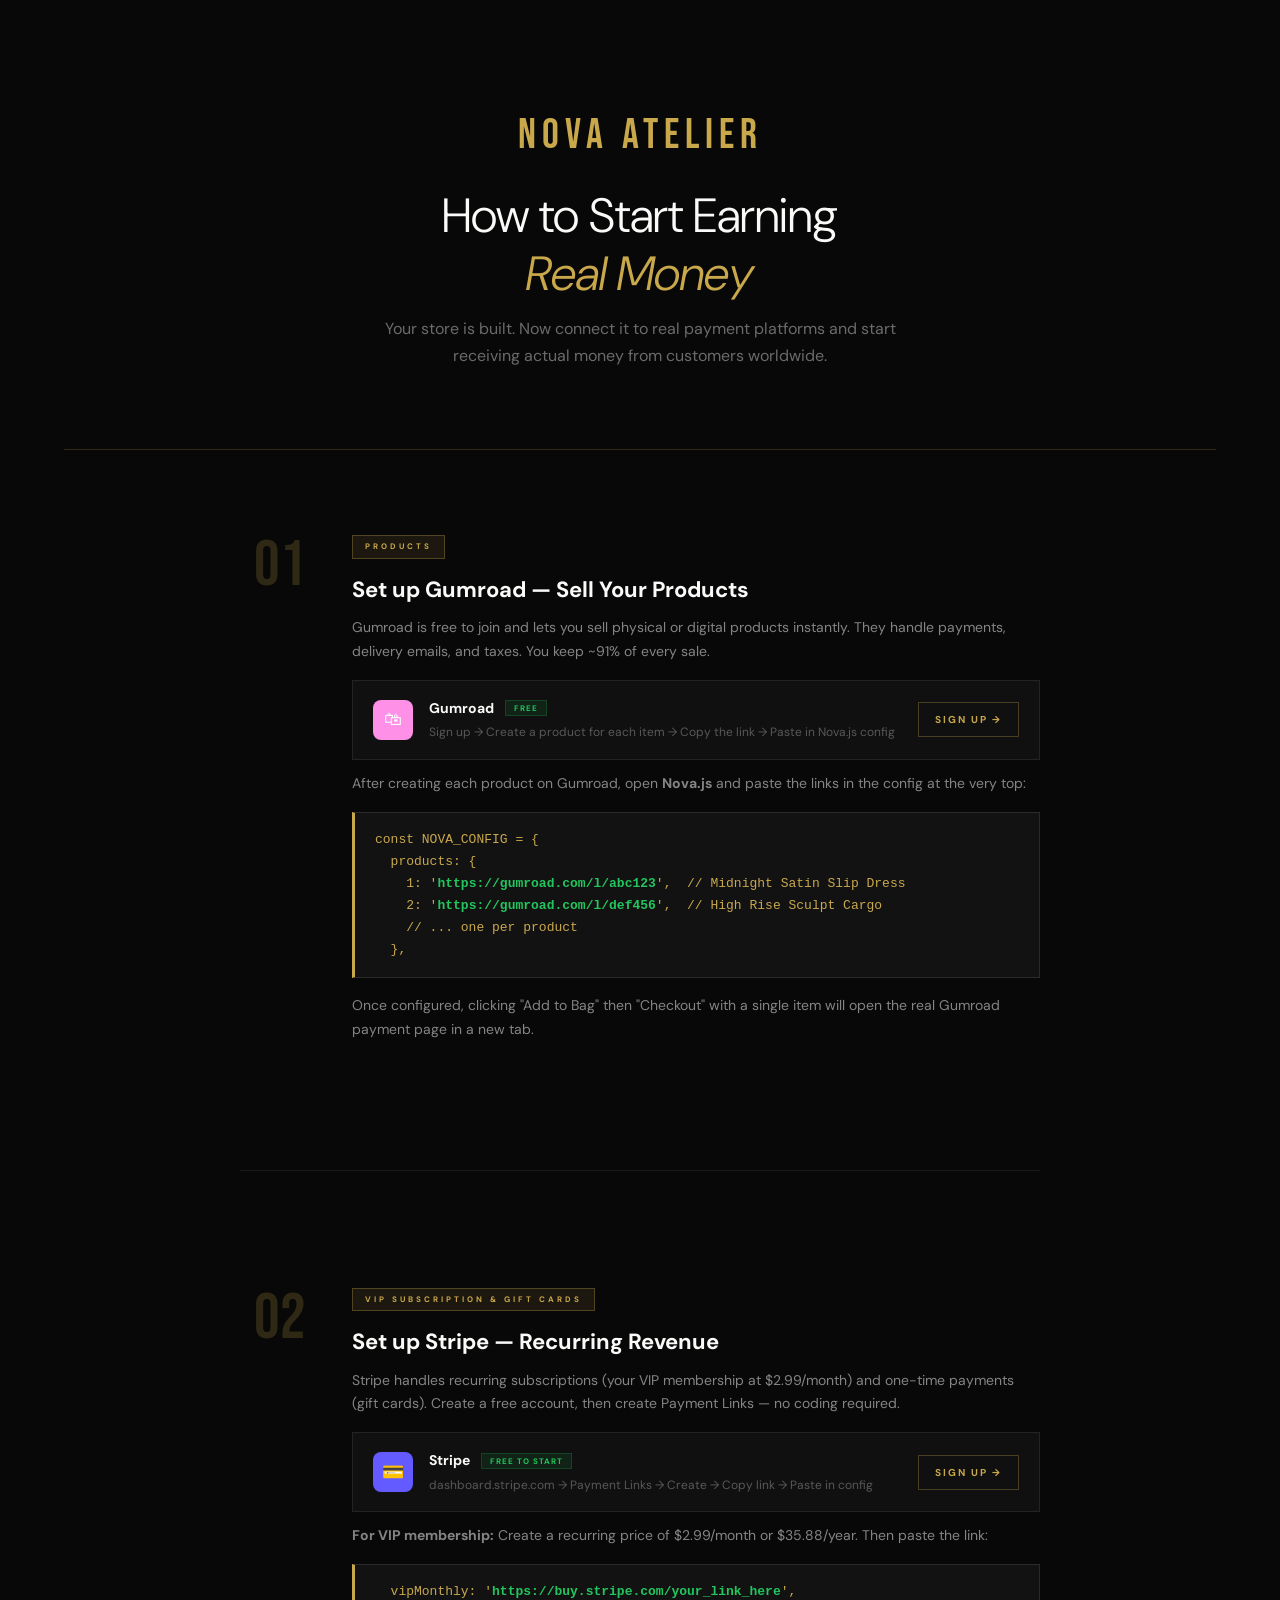
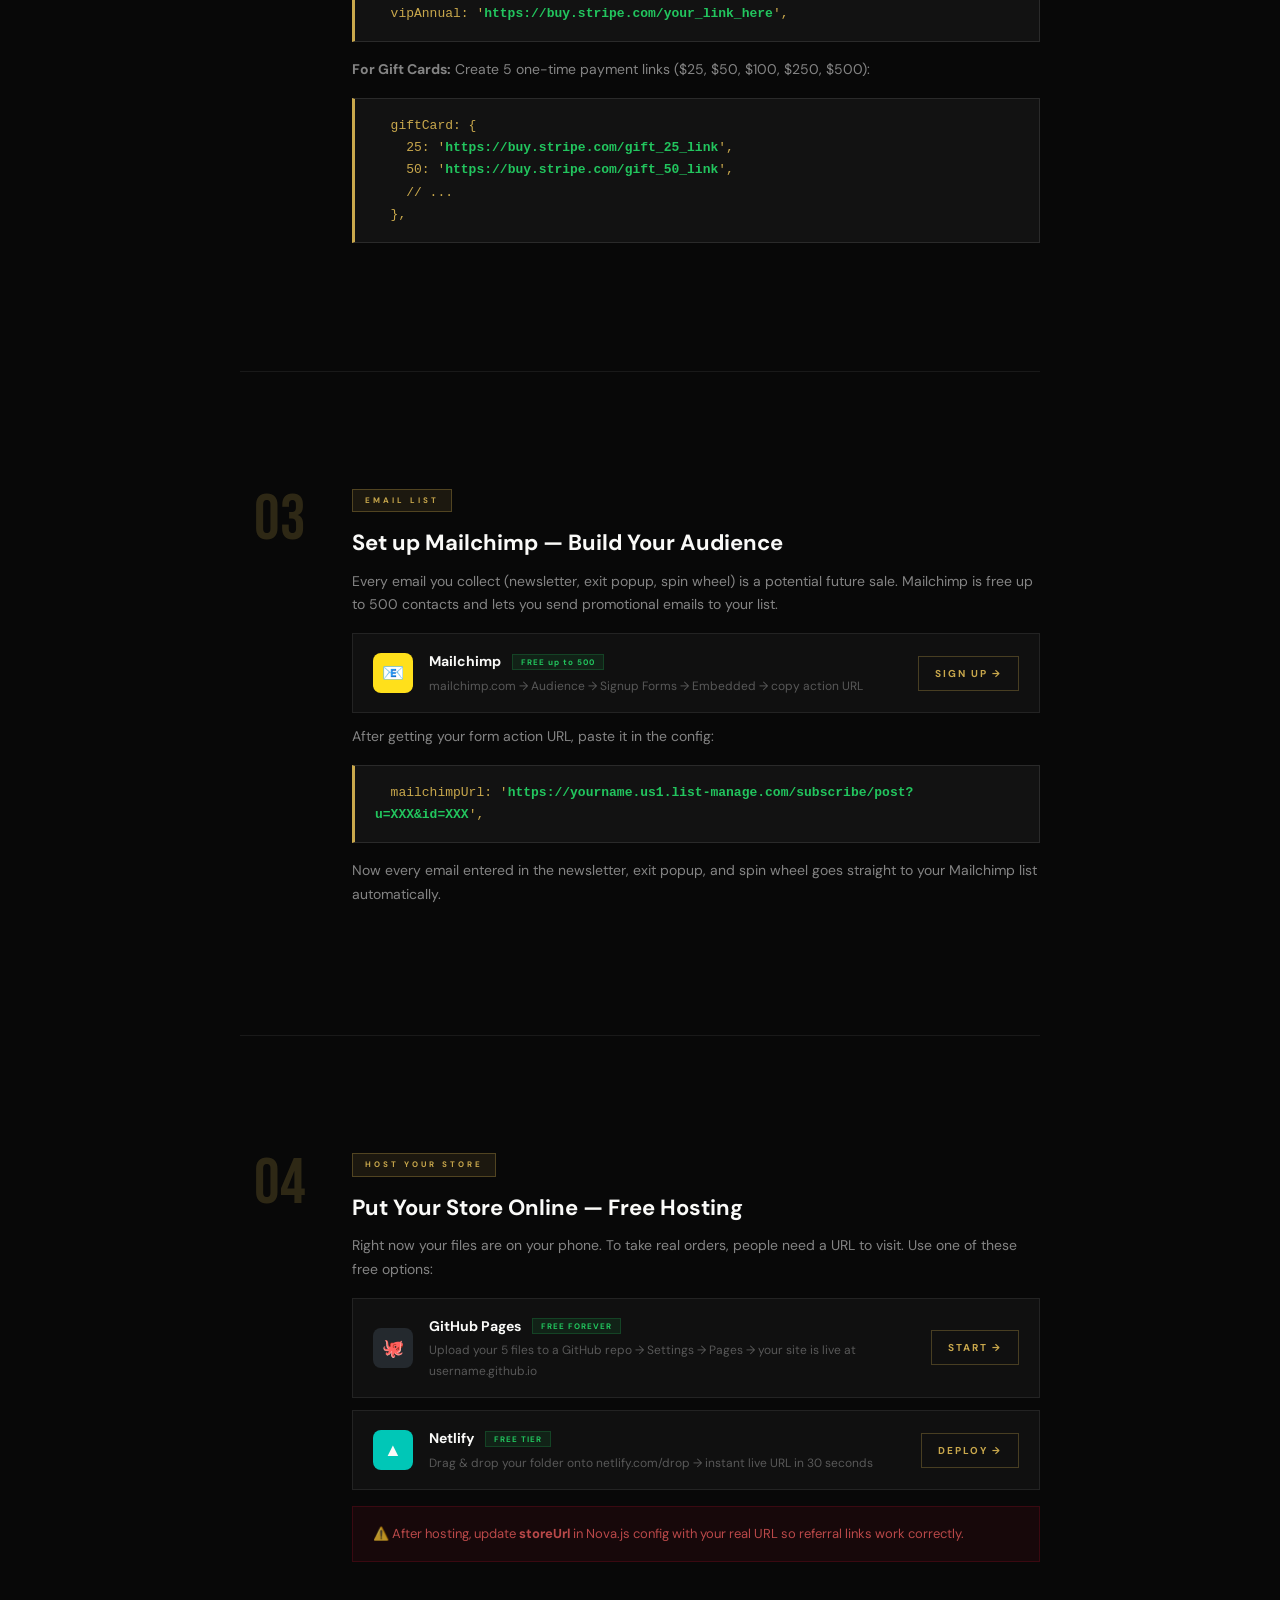
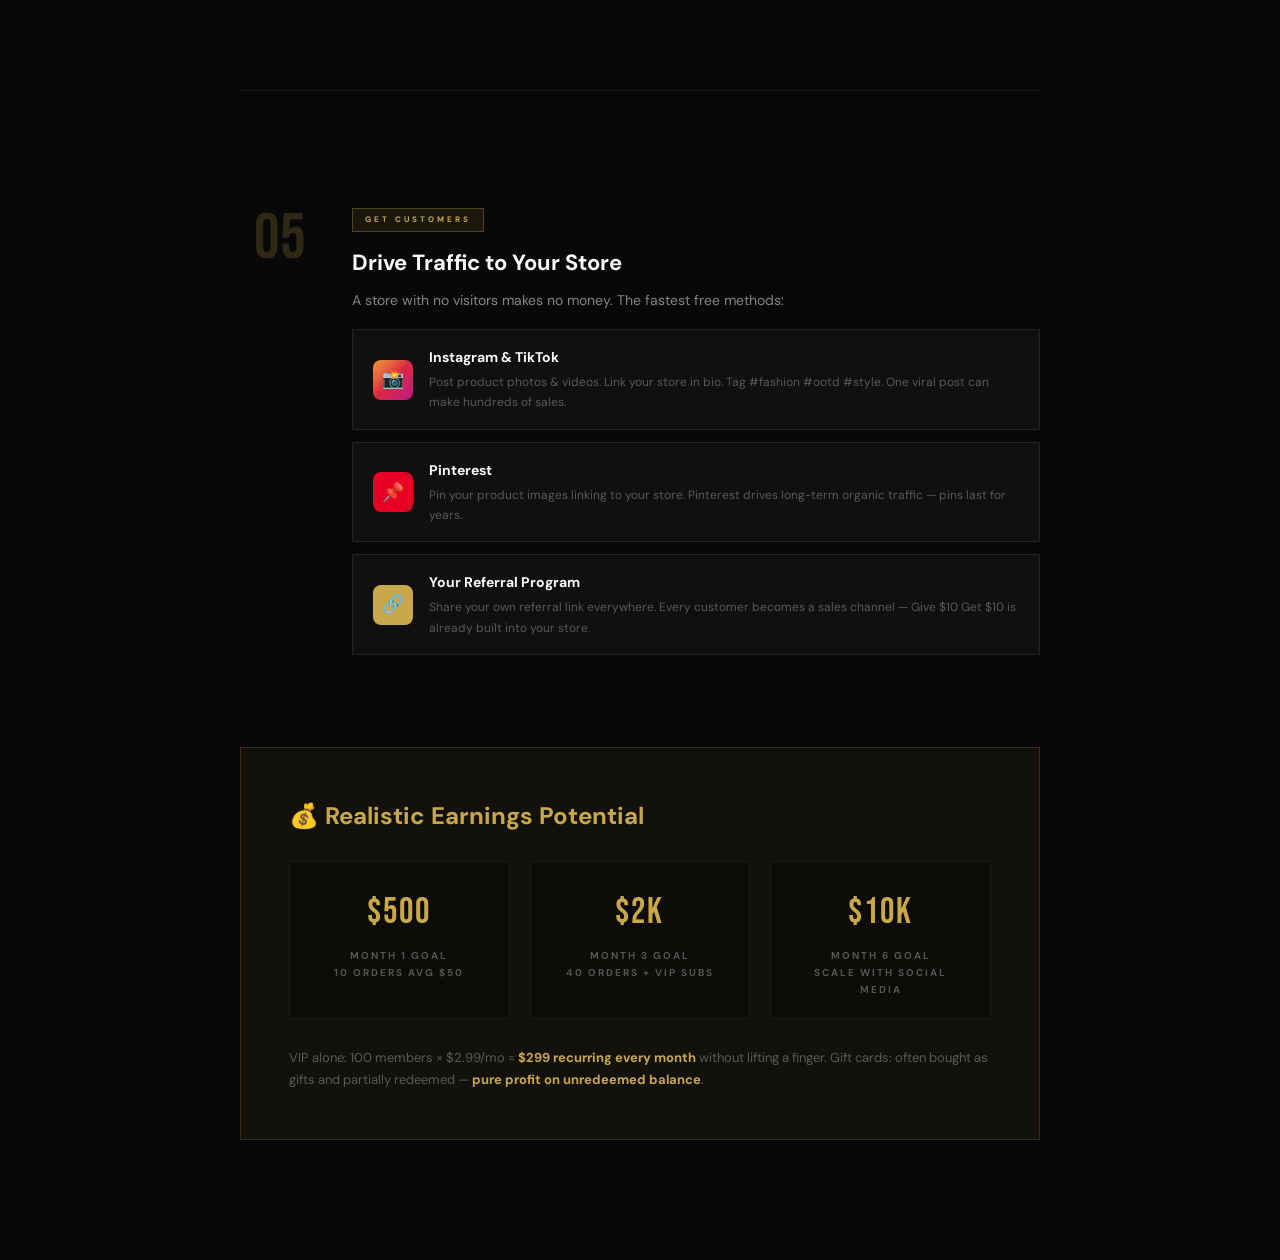
<file: SETUP_GUIDE.html>
<!DOCTYPE html>
<html lang="en">
<head>
<meta charset="UTF-8">
<meta name="viewport" content="width=device-width, initial-scale=1.0">
<title>Nova Atelier — How to Earn Real Money</title>
<link href="https://fonts.googleapis.com/css2?family=Bebas+Neue&family=DM+Sans:wght@400;600;700&display=swap" rel="stylesheet">
<style>
*{margin:0;padding:0;box-sizing:border-box}
body{font-family:'DM Sans',sans-serif;background:#080808;color:#fafaf8;line-height:1.7;padding:40px 5%}
.header{text-align:center;padding:60px 0 80px;border-bottom:1px solid rgba(201,168,76,.2)}
.logo{font-family:'Bebas Neue',sans-serif;font-size:42px;letter-spacing:6px;color:#c9a84c}
h1{font-size:clamp(28px,5vw,48px);font-weight:300;margin:16px 0 12px;line-height:1.2}
h1 em{font-style:italic;color:#c9a84c}
.subtitle{font-size:16px;color:rgba(255,255,255,.4);max-width:560px;margin:0 auto}
.steps{max-width:800px;margin:80px auto;display:flex;flex-direction:column;gap:48px}
.step{display:grid;grid-template-columns:80px 1fr;gap:32px;align-items:start}
.step-num{font-family:'Bebas Neue',sans-serif;font-size:64px;color:rgba(201,168,76,.2);line-height:1;text-align:center;padding-top:4px}
.step-body{}
.step-tag{display:inline-block;font-size:8px;font-weight:700;letter-spacing:3px;text-transform:uppercase;background:rgba(201,168,76,.1);border:1px solid rgba(201,168,76,.3);color:#c9a84c;padding:4px 12px;margin-bottom:12px}
.step h2{font-size:22px;font-weight:700;margin-bottom:8px}
.step p{font-size:14px;color:rgba(255,255,255,.5);margin-bottom:16px}
.platform{display:flex;align-items:center;gap:16px;background:rgba(255,255,255,.03);border:1px solid rgba(255,255,255,.08);padding:16px 20px;margin-bottom:12px;transition:border-color .3s}
.platform:hover{border-color:rgba(201,168,76,.3)}
.platform-icon{width:40px;height:40px;border-radius:8px;display:flex;align-items:center;justify-content:center;font-size:18px;flex-shrink:0}
.platform-body{flex:1}
.platform-name{font-size:14px;font-weight:700;margin-bottom:2px}
.platform-desc{font-size:12px;color:rgba(255,255,255,.3)}
.platform-link{font-size:10px;font-weight:700;letter-spacing:2px;color:#c9a84c;text-decoration:none;flex-shrink:0;padding:8px 16px;border:1px solid rgba(201,168,76,.3);transition:background .2s}
.platform-link:hover{background:rgba(201,168,76,.1)}
.free-tag{font-size:8px;font-weight:700;letter-spacing:1px;color:#22c55e;background:rgba(34,197,94,.1);border:1px solid rgba(34,197,94,.2);padding:2px 8px;margin-left:8px;vertical-align:middle}
.code-block{background:rgba(255,255,255,.04);border:1px solid rgba(255,255,255,.1);border-left:3px solid #c9a84c;padding:16px 20px;font-family:monospace;font-size:13px;color:#c9a84c;margin:16px 0;overflow-x:auto}
.highlight{color:#22c55e;font-weight:700}
.warning{background:rgba(200,16,46,.08);border:1px solid rgba(200,16,46,.2);padding:16px 20px;font-size:13px;color:rgba(255,100,100,.7);margin:16px 0}
.summary{max-width:800px;margin:0 auto 80px;background:rgba(201,168,76,.05);border:1px solid rgba(201,168,76,.2);padding:48px}
.summary h2{font-size:24px;font-weight:700;margin-bottom:24px;color:#c9a84c}
.summary-grid{display:grid;grid-template-columns:repeat(3,1fr);gap:20px}
.summary-card{background:rgba(0,0,0,.3);padding:20px;text-align:center;border:1px solid rgba(255,255,255,.06)}
.summary-card .amt{font-family:'Bebas Neue',sans-serif;font-size:36px;color:#c9a84c;letter-spacing:2px}
.summary-card .label{font-size:10px;font-weight:700;letter-spacing:2px;color:rgba(255,255,255,.3);text-transform:uppercase;margin-top:4px}
.divider{border:none;border-top:1px solid rgba(255,255,255,.07);margin:64px 0}
@media(max-width:600px){
  .step{grid-template-columns:50px 1fr;gap:16px}
  .step-num{font-size:44px}
  .summary-grid{grid-template-columns:1fr}
}
</style>
</head>
<body>

<div class="header">
    <div class="logo">NOVA ATELIER</div>
    <h1>How to Start Earning<br><em>Real Money</em></h1>
    <p class="subtitle">Your store is built. Now connect it to real payment platforms and start receiving actual money from customers worldwide.</p>
</div>

<div class="steps">

    <!-- STEP 1 -->
    <div class="step">
        <div class="step-num">01</div>
        <div class="step-body">
            <span class="step-tag">Products</span>
            <h2>Set up Gumroad — Sell Your Products</h2>
            <p>Gumroad is free to join and lets you sell physical or digital products instantly. They handle payments, delivery emails, and taxes. You keep ~91% of every sale.</p>

            <div class="platform">
                <div class="platform-icon" style="background:#ff90e8">🛍</div>
                <div class="platform-body">
                    <div class="platform-name">Gumroad <span class="free-tag">FREE</span></div>
                    <div class="platform-desc">Sign up → Create a product for each item → Copy the link → Paste in Nova.js config</div>
                </div>
                <a href="https://gumroad.com" target="_blank" class="platform-link">SIGN UP →</a>
            </div>

            <p>After creating each product on Gumroad, open <strong>Nova.js</strong> and paste the links in the config at the very top:</p>
            <div class="code-block">
const NOVA_CONFIG = {<br>
&nbsp;&nbsp;products: {<br>
&nbsp;&nbsp;&nbsp;&nbsp;1: '<span class="highlight">https://gumroad.com/l/abc123</span>',&nbsp;&nbsp;// Midnight Satin Slip Dress<br>
&nbsp;&nbsp;&nbsp;&nbsp;2: '<span class="highlight">https://gumroad.com/l/def456</span>',&nbsp;&nbsp;// High Rise Sculpt Cargo<br>
&nbsp;&nbsp;&nbsp;&nbsp;// ... one per product<br>
&nbsp;&nbsp;},
            </div>
            <p>Once configured, clicking "Add to Bag" then "Checkout" with a single item will open the real Gumroad payment page in a new tab.</p>
        </div>
    </div>

    <hr class="divider">

    <!-- STEP 2 -->
    <div class="step">
        <div class="step-num">02</div>
        <div class="step-body">
            <span class="step-tag">VIP Subscription & Gift Cards</span>
            <h2>Set up Stripe — Recurring Revenue</h2>
            <p>Stripe handles recurring subscriptions (your VIP membership at $2.99/month) and one-time payments (gift cards). Create a free account, then create Payment Links — no coding required.</p>

            <div class="platform">
                <div class="platform-icon" style="background:#635bff">💳</div>
                <div class="platform-body">
                    <div class="platform-name">Stripe <span class="free-tag">FREE TO START</span></div>
                    <div class="platform-desc">dashboard.stripe.com → Payment Links → Create → Copy link → Paste in config</div>
                </div>
                <a href="https://stripe.com" target="_blank" class="platform-link">SIGN UP →</a>
            </div>

            <p><strong>For VIP membership:</strong> Create a recurring price of $2.99/month or $35.88/year. Then paste the link:</p>
            <div class="code-block">
&nbsp;&nbsp;vipMonthly: '<span class="highlight">https://buy.stripe.com/your_link_here</span>',<br>
&nbsp;&nbsp;vipAnnual:  '<span class="highlight">https://buy.stripe.com/your_link_here</span>',
            </div>

            <p><strong>For Gift Cards:</strong> Create 5 one-time payment links ($25, $50, $100, $250, $500):</p>
            <div class="code-block">
&nbsp;&nbsp;giftCard: {<br>
&nbsp;&nbsp;&nbsp;&nbsp;25:  '<span class="highlight">https://buy.stripe.com/gift_25_link</span>',<br>
&nbsp;&nbsp;&nbsp;&nbsp;50:  '<span class="highlight">https://buy.stripe.com/gift_50_link</span>',<br>
&nbsp;&nbsp;&nbsp;&nbsp;// ...<br>
&nbsp;&nbsp;},
            </div>
        </div>
    </div>

    <hr class="divider">

    <!-- STEP 3 -->
    <div class="step">
        <div class="step-num">03</div>
        <div class="step-body">
            <span class="step-tag">Email List</span>
            <h2>Set up Mailchimp — Build Your Audience</h2>
            <p>Every email you collect (newsletter, exit popup, spin wheel) is a potential future sale. Mailchimp is free up to 500 contacts and lets you send promotional emails to your list.</p>

            <div class="platform">
                <div class="platform-icon" style="background:#ffe01b">📧</div>
                <div class="platform-body">
                    <div class="platform-name">Mailchimp <span class="free-tag">FREE up to 500</span></div>
                    <div class="platform-desc">mailchimp.com → Audience → Signup Forms → Embedded → copy action URL</div>
                </div>
                <a href="https://mailchimp.com" target="_blank" class="platform-link">SIGN UP →</a>
            </div>

            <p>After getting your form action URL, paste it in the config:</p>
            <div class="code-block">
&nbsp;&nbsp;mailchimpUrl: '<span class="highlight">https://yourname.us1.list-manage.com/subscribe/post?u=XXX&id=XXX</span>',
            </div>
            <p>Now every email entered in the newsletter, exit popup, and spin wheel goes straight to your Mailchimp list automatically.</p>
        </div>
    </div>

    <hr class="divider">

    <!-- STEP 4 -->
    <div class="step">
        <div class="step-num">04</div>
        <div class="step-body">
            <span class="step-tag">Host Your Store</span>
            <h2>Put Your Store Online — Free Hosting</h2>
            <p>Right now your files are on your phone. To take real orders, people need a URL to visit. Use one of these free options:</p>

            <div class="platform">
                <div class="platform-icon" style="background:#24292e">🐙</div>
                <div class="platform-body">
                    <div class="platform-name">GitHub Pages <span class="free-tag">FREE FOREVER</span></div>
                    <div class="platform-desc">Upload your 5 files to a GitHub repo → Settings → Pages → your site is live at username.github.io</div>
                </div>
                <a href="https://pages.github.com" target="_blank" class="platform-link">START →</a>
            </div>

            <div class="platform">
                <div class="platform-icon" style="background:#00c7b7">▲</div>
                <div class="platform-body">
                    <div class="platform-name">Netlify <span class="free-tag">FREE TIER</span></div>
                    <div class="platform-desc">Drag & drop your folder onto netlify.com/drop → instant live URL in 30 seconds</div>
                </div>
                <a href="https://netlify.com/drop" target="_blank" class="platform-link">DEPLOY →</a>
            </div>

            <div class="warning">
                ⚠️ After hosting, update <strong>storeUrl</strong> in Nova.js config with your real URL so referral links work correctly.
            </div>
        </div>
    </div>

    <hr class="divider">

    <!-- STEP 5 -->
    <div class="step">
        <div class="step-num">05</div>
        <div class="step-body">
            <span class="step-tag">Get Customers</span>
            <h2>Drive Traffic to Your Store</h2>
            <p>A store with no visitors makes no money. The fastest free methods:</p>

            <div class="platform">
                <div class="platform-icon" style="background:linear-gradient(135deg,#f09433,#e6683c,#dc2743,#cc2366,#bc1888)">📸</div>
                <div class="platform-body">
                    <div class="platform-name">Instagram & TikTok</div>
                    <div class="platform-desc">Post product photos & videos. Link your store in bio. Tag #fashion #ootd #style. One viral post can make hundreds of sales.</div>
                </div>
            </div>

            <div class="platform">
                <div class="platform-icon" style="background:#E60023">📌</div>
                <div class="platform-body">
                    <div class="platform-name">Pinterest</div>
                    <div class="platform-desc">Pin your product images linking to your store. Pinterest drives long-term organic traffic — pins last for years.</div>
                </div>
            </div>

            <div class="platform">
                <div class="platform-icon" style="background:#c9a84c">🔗</div>
                <div class="platform-body">
                    <div class="platform-name">Your Referral Program</div>
                    <div class="platform-desc">Share your own referral link everywhere. Every customer becomes a sales channel — Give $10 Get $10 is already built into your store.</div>
                </div>
            </div>
        </div>
    </div>

</div>

<!-- EARNINGS POTENTIAL -->
<div class="summary">
    <h2>💰 Realistic Earnings Potential</h2>
    <div class="summary-grid">
        <div class="summary-card">
            <div class="amt">$500</div>
            <div class="label">Month 1 goal<br>10 orders avg $50</div>
        </div>
        <div class="summary-card">
            <div class="amt">$2K</div>
            <div class="label">Month 3 goal<br>40 orders + VIP subs</div>
        </div>
        <div class="summary-card">
            <div class="amt">$10K</div>
            <div class="label">Month 6 goal<br>Scale with social media</div>
        </div>
    </div>
    <p style="margin-top:28px;font-size:13px;color:rgba(255,255,255,.3)">
        VIP alone: 100 members × $2.99/mo = <strong style="color:#c9a84c">$299 recurring every month</strong> without lifting a finger.
        Gift cards: often bought as gifts and partially redeemed — <strong style="color:#c9a84c">pure profit on unredeemed balance</strong>.
    </p>
</div>

</body>
</html>
</file>
